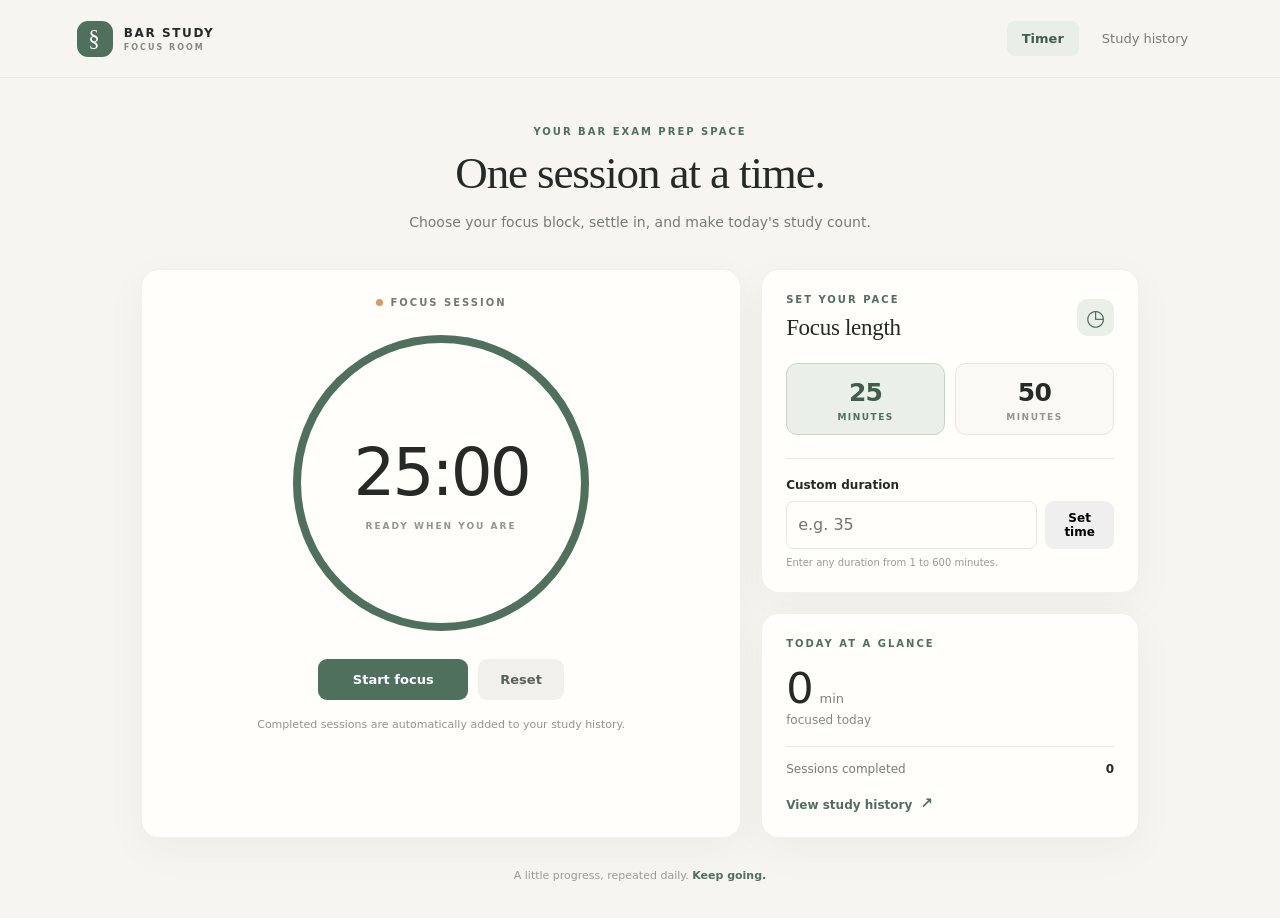
<file: index.html>
<!DOCTYPE html>
<html lang="en">
<head>
  <meta charset="UTF-8">
  <meta name="viewport" content="width=device-width, initial-scale=1">
  <meta name="theme-color" content="#f7f5f0">
  <title>Study Timer — Bar Prep</title>
  <link rel="stylesheet" href="style.css">
</head>
<body>
  <header class="topbar">
    <a class="brand" href="index.html"><span class="brand-mark">§</span><span>BAR STUDY<span class="brand-sub">FOCUS ROOM</span></span></a>
    <nav><a class="nav-link active" href="index.html">Timer</a><a class="nav-link" href="history.html">Study history</a></nav>
  </header>

  <main class="page">
    <section class="intro">
      <p class="eyebrow">YOUR BAR EXAM PREP SPACE</p>
      <h1>One session at a time.</h1>
      <p class="subtitle">Choose your focus block, settle in, and make today's study count.</p>
    </section>

    <section class="timer-layout">
      <div class="timer-panel panel">
        <div class="mode-label"><span class="status-dot"></span><span id="modeLabel">FOCUS SESSION</span></div>
        <div class="timer-wrap" id="timerWrap" aria-label="Study countdown timer">
          <svg class="timer-ring" viewBox="0 0 280 280" aria-hidden="true">
            <circle class="ring-track" cx="140" cy="140" r="126"></circle>
            <circle class="ring-progress" id="ringProgress" cx="140" cy="140" r="126"></circle>
          </svg>
          <div class="timer-center">
            <div class="timer-time" id="timeDisplay">25:00</div>
            <div class="timer-caption" id="timerCaption">READY WHEN YOU ARE</div>
          </div>
        </div>

        <div class="timer-controls">
          <button class="button button-primary" id="startPauseBtn">Start focus</button>
          <button class="button button-secondary" id="resetBtn">Reset</button>
        </div>
        <p class="timer-note" id="timerNote">Completed sessions are automatically added to your study history.</p>
      </div>

      <aside class="side-panel">
        <div class="panel preset-panel">
          <div class="section-heading"><div><p class="eyebrow">SET YOUR PACE</p><h2>Focus length</h2></div><span class="heading-icon">◷</span></div>
          <div class="preset-buttons">
            <button class="preset selected" data-minutes="25"><span>25</span><small>MINUTES</small></button>
            <button class="preset" data-minutes="50"><span>50</span><small>MINUTES</small></button>
          </div>
          <form id="customForm" class="custom-form">
            <label for="customMinutes">Custom duration</label>
            <div class="custom-input-row">
              <input id="customMinutes" type="number" min="1" max="600" placeholder="e.g. 35" inputmode="numeric">
              <button class="button button-small" type="submit">Set time</button>
            </div>
            <p class="input-hint">Enter any duration from 1 to 600 minutes.</p>
          </form>
        </div>

        <div class="panel today-panel">
          <p class="eyebrow">TODAY AT A GLANCE</p>
          <div class="today-number"><span id="todayMinutes">0</span><small>min</small></div>
          <p class="today-label">focused today</p>
          <div class="mini-divider"></div>
          <div class="today-bottom"><span>Sessions completed</span><strong id="todaySessions">0</strong></div>
          <a class="text-link" href="history.html">View study history <span>↗</span></a>
        </div>
      </aside>
    </section>
    <footer class="footer-note">A little progress, repeated daily. <span>Keep going.</span></footer>
  </main>
  <script src="app.js"></script>
</body>
</html>
</file>
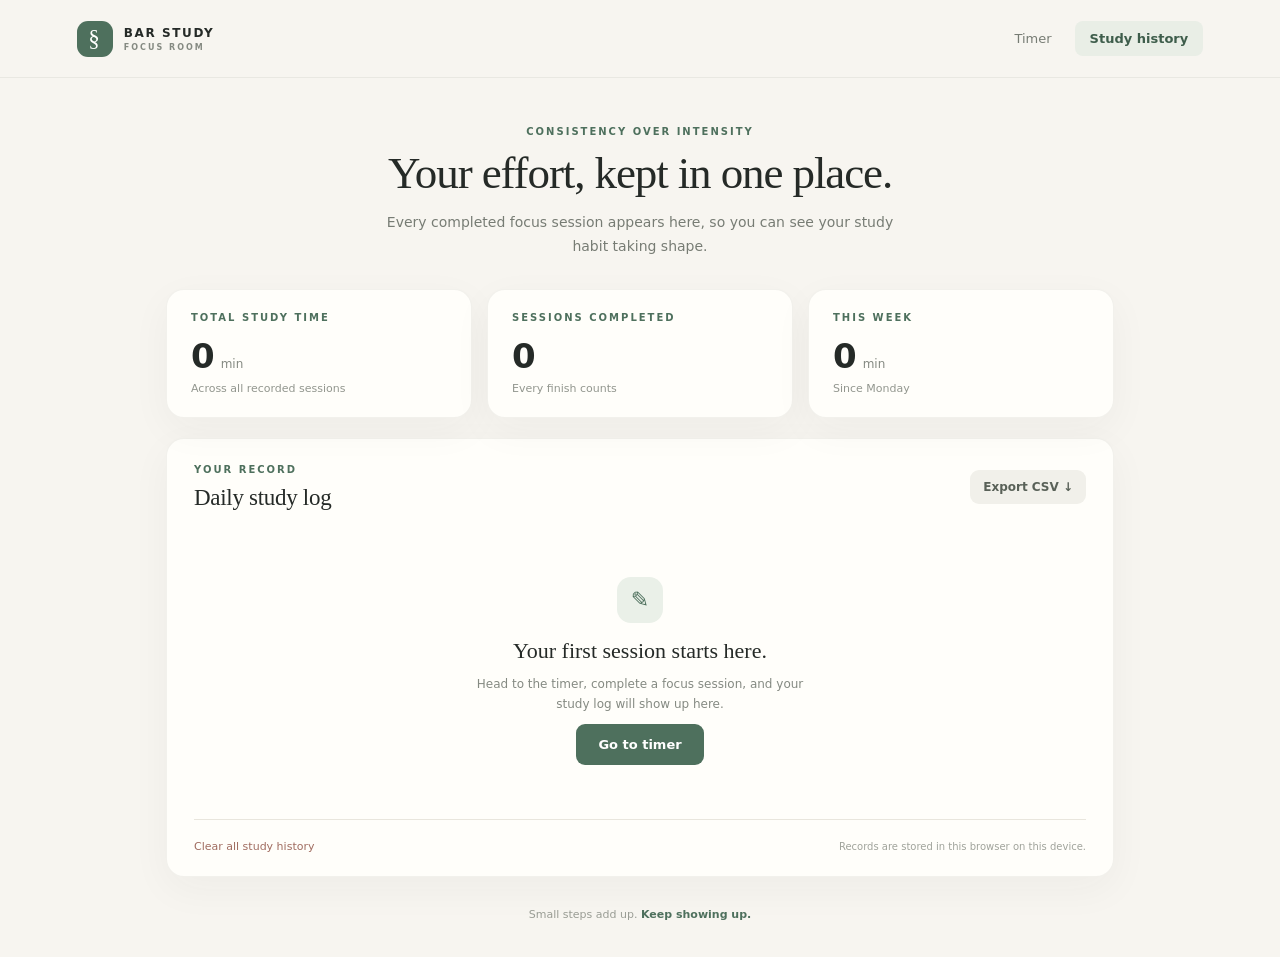
<file: history.html>
<!DOCTYPE html>
<html lang="en">
<head>
  <meta charset="UTF-8">
  <meta name="viewport" content="width=device-width, initial-scale=1">
  <meta name="theme-color" content="#f7f5f0">
  <title>Study History — Bar Prep</title>
  <link rel="stylesheet" href="style.css">
</head>
<body>
  <header class="topbar">
    <a class="brand" href="index.html"><span class="brand-mark">§</span><span>BAR STUDY<span class="brand-sub">FOCUS ROOM</span></span></a>
    <nav><a class="nav-link" href="index.html">Timer</a><a class="nav-link active" href="history.html">Study history</a></nav>
  </header>

  <main class="page history-page">
    <section class="intro history-intro">
      <p class="eyebrow">CONSISTENCY OVER INTENSITY</p>
      <h1>Your effort, kept in one place.</h1>
      <p class="subtitle">Every completed focus session appears here, so you can see your study habit taking shape.</p>
    </section>

    <section class="stats-grid">
      <article class="panel stat-card"><p class="eyebrow">TOTAL STUDY TIME</p><div class="stat-value"><span id="totalMinutes">0</span><small>min</small></div><p class="stat-foot">Across all recorded sessions</p></article>
      <article class="panel stat-card"><p class="eyebrow">SESSIONS COMPLETED</p><div class="stat-value" id="totalSessions">0</div><p class="stat-foot">Every finish counts</p></article>
      <article class="panel stat-card"><p class="eyebrow">THIS WEEK</p><div class="stat-value"><span id="weekMinutes">0</span><small>min</small></div><p class="stat-foot">Since Monday</p></article>
    </section>

    <section class="panel history-panel">
      <div class="history-heading"><div><p class="eyebrow">YOUR RECORD</p><h2>Daily study log</h2></div><button class="button button-secondary button-small" id="exportBtn">Export CSV ↓</button></div>
      <div id="dailyList" class="daily-list"></div>
      <div id="emptyState" class="empty-state" hidden><div class="empty-icon">✎</div><h3>Your first session starts here.</h3><p>Head to the timer, complete a focus session, and your study log will show up here.</p><a class="button button-primary" href="index.html">Go to timer</a></div>
      <div class="history-actions"><button class="quiet-button" id="clearBtn">Clear all study history</button><p>Records are stored in this browser on this device.</p></div>
    </section>
    <footer class="footer-note">Small steps add up. <span>Keep showing up.</span></footer>
  </main>
  <script src="history.js"></script>
</body>
</html>
</file>
<file: style.css>
:root {
  --paper: #f7f5f0;
  --panel: #fffefa;
  --ink: #252a27;
  --muted: #858a82;
  --line: #e9e6dd;
  --green: #4e705d;
  --green-dark: #3e5d4b;
  --green-pale: #eaf0e8;
  --orange: #d89a62;
  --shadow: 0 12px 40px rgba(42, 49, 42, .045);
}
* { box-sizing: border-box; }
body { margin: 0; background: var(--paper); color: var(--ink); font-family: Inter, ui-sans-serif, system-ui, -apple-system, BlinkMacSystemFont, "Segoe UI", sans-serif; }
a { color: inherit; text-decoration: none; }
button, input { font: inherit; }
button { cursor: pointer; }
.topbar { height: 78px; padding: 0 max(6vw, 24px); display: flex; justify-content: space-between; align-items: center; border-bottom: 1px solid rgba(70,80,70,.08); }
.brand { display: flex; align-items: center; gap: 11px; font-weight: 800; font-size: 12px; letter-spacing: 1.6px; }
.brand-mark { width: 36px; height: 36px; display: grid; place-items: center; border-radius: 11px; color: white; background: var(--green); font-family: Georgia, serif; font-size: 23px; font-weight: 400; }
.brand-sub { display: block; margin-top: 3px; font-size: 8px; color: var(--muted); letter-spacing: 2px; font-weight: 700; }
.topbar nav { display: flex; gap: 8px; }
.nav-link { padding: 10px 15px; border-radius: 8px; font-size: 13px; color: #777c74; }
.nav-link.active { background: #e9eee6; color: var(--green-dark); font-weight: 700; }
.page { max-width: 1050px; margin: 0 auto; padding: 48px 26px 24px; }
.intro { text-align: center; margin-bottom: 34px; }
.eyebrow { margin: 0 0 10px; color: var(--green); font-size: 10px; letter-spacing: 2px; font-weight: 800; }
h1 { margin: 0; font-family: Georgia, "Times New Roman", serif; font-weight: 400; letter-spacing: -1.1px; font-size: clamp(32px, 4vw, 45px); }
.subtitle { max-width: 510px; margin: 12px auto 0; line-height: 1.7; font-size: 14px; color: #777c74; }
.timer-layout { display: grid; grid-template-columns: minmax(0, 1.35fr) minmax(280px, .85fr); gap: 20px; align-items: stretch; }
.panel { background: var(--panel); border: 1px solid rgba(68,78,66,.07); border-radius: 18px; box-shadow: var(--shadow); }
.timer-panel { padding: 27px 28px 25px; text-align: center; display: flex; flex-direction: column; align-items: center; }
.mode-label { display: flex; gap: 8px; align-items: center; font-size: 10px; letter-spacing: 2px; font-weight: 800; color: #727a70; }
.status-dot { width: 7px; height: 7px; border-radius: 50%; background: var(--orange); }
.timer-wrap { position: relative; width: min(100%, 320px); aspect-ratio: 1; margin: 15px auto 16px; display: grid; place-items: center; }
.timer-ring { position: absolute; inset: 0; width: 100%; height: 100%; transform: rotate(-90deg); overflow: visible; }
.timer-ring circle { fill: none; stroke-width: 7; }
.ring-track { stroke: #eeeae1; }
.ring-progress { stroke: var(--green); stroke-linecap: round; transition: stroke-dashoffset .35s linear; }
.timer-center { position: relative; display: flex; flex-direction: column; align-items: center; gap: 10px; }
.timer-time { font-size: clamp(49px, 6vw, 66px); font-weight: 500; letter-spacing: -3px; font-variant-numeric: tabular-nums; }
.timer-caption { font-size: 9px; letter-spacing: 2px; color: #92968e; font-weight: 800; }
.timer-controls { display: flex; justify-content: center; gap: 10px; width: 100%; }
.button { border: 0; border-radius: 9px; padding: 13px 22px; font-weight: 700; font-size: 13px; transition: transform .15s ease, background .15s ease; }
.button:active { transform: translateY(1px); }
.button-primary { background: var(--green); color: white; min-width: 150px; }
.button-primary:hover { background: var(--green-dark); }
.button-secondary { color: #596158; background: #f1f0ea; }
.button-secondary:hover { background: #e8e7df; }
.button-small { padding: 10px 13px; min-width: auto; font-size: 12px; }
.timer-note { margin: 17px 0 0; color: #92968e; font-size: 11px; line-height: 1.5; }
.side-panel { display: flex; flex-direction: column; gap: 20px; }
.preset-panel { padding: 24px; }
.section-heading, .history-heading { display: flex; justify-content: space-between; align-items: center; }
h2 { font-family: Georgia, serif; font-size: 23px; font-weight: 400; margin: 0; letter-spacing: -.3px; }
.heading-icon { color: var(--green); background: var(--green-pale); width: 37px; height: 37px; border-radius: 11px; display: grid; place-items: center; font-size: 22px; }
.preset-buttons { display: grid; grid-template-columns: 1fr 1fr; gap: 10px; margin: 22px 0 23px; }
.preset { background: #faf9f5; border: 1px solid var(--line); border-radius: 11px; padding: 14px 8px 12px; color: var(--ink); display: flex; flex-direction: column; gap: 5px; align-items: center; }
.preset span { font-size: 25px; font-weight: 600; letter-spacing: -.7px; }
.preset small { color: #92968e; font-size: 9px; font-weight: 800; letter-spacing: 1.5px; }
.preset.selected { background: var(--green-pale); border-color: #c7d6c7; color: var(--green-dark); }
.preset.selected small { color: var(--green); }
.custom-form { border-top: 1px solid var(--line); padding-top: 19px; }
.custom-form label { display: block; font-size: 12px; font-weight: 700; margin-bottom: 9px; }
.custom-input-row { display: flex; gap: 8px; }
.custom-input-row input { width: 100%; min-width: 0; border: 1px solid var(--line); border-radius: 8px; padding: 10px 11px; background: #fffefa; outline: none; color: var(--ink); }
.custom-input-row input:focus { border-color: #9bb29d; box-shadow: 0 0 0 3px #eaf0e8; }
.input-hint { color: #999c94; font-size: 10px; margin: 8px 0 0; }
.today-panel { padding: 24px; flex: 1; }
.today-number { display: flex; align-items: baseline; gap: 8px; margin-top: 14px; }
.today-number span { font-size: 43px; font-weight: 500; letter-spacing: -2px; }
.today-number small { color: #7d837a; font-size: 13px; }
.today-label { margin: 0; color: #858a82; font-size: 12px; }
.mini-divider { height: 1px; background: var(--line); margin: 19px 0 15px; }
.today-bottom { display: flex; justify-content: space-between; font-size: 12px; color: #777c74; }
.today-bottom strong { color: var(--ink); }
.text-link { display: inline-flex; gap: 8px; margin-top: 22px; font-size: 12px; color: var(--green); font-weight: 800; }
.text-link span { font-size: 15px; line-height: 10px; }
.footer-note { text-align: center; color: #999c94; font-size: 11px; padding: 31px 0 12px; }
.footer-note span { color: var(--green); font-weight: 700; }
.history-page { max-width: 1000px; }
.history-intro { margin-bottom: 30px; }
.stats-grid { display: grid; grid-template-columns: repeat(3, 1fr); gap: 15px; margin-bottom: 20px; }
.stat-card { padding: 22px 24px; }
.stat-value { display: flex; align-items: baseline; gap: 7px; font-size: 34px; letter-spacing: -1px; font-weight: 600; margin: 13px 0 6px; font-variant-numeric: tabular-nums; }
.stat-value small { font-size: 12px; color: #858a82; font-weight: 400; letter-spacing: 0; }
.stat-foot { color: #92968e; font-size: 11px; margin: 0; }
.history-panel { padding: 25px 27px 18px; }
.history-heading { margin-bottom: 20px; }
.daily-list { display: flex; flex-direction: column; gap: 10px; }
.day-row { display: grid; grid-template-columns: minmax(125px, 1fr) minmax(100px, 1.5fr) auto; gap: 20px; align-items: center; padding: 15px 16px; border: 1px solid #efede6; border-radius: 11px; background: #fffefa; }
.day-date { font-size: 13px; font-weight: 750; }
.day-date small { display: block; margin-top: 4px; color: #999c94; font-size: 10px; font-weight: 500; }
.day-bar-wrap { height: 6px; background: #efeee8; border-radius: 99px; overflow: hidden; }
.day-bar { height: 100%; max-width: 100%; border-radius: inherit; background: #79947c; }
.day-meta { text-align: right; white-space: nowrap; }
.day-meta strong { font-size: 14px; }
.day-meta small { display: block; color: #92968e; font-size: 10px; margin-top: 4px; }
.empty-state { text-align: center; padding: 46px 15px; }
.empty-icon { width: 46px; height: 46px; margin: 0 auto 15px; display: grid; place-items: center; background: var(--green-pale); color: var(--green); border-radius: 14px; font-size: 22px; }
.empty-state h3 { margin: 0; font-family: Georgia, serif; font-size: 22px; font-weight: 400; }
.empty-state p { max-width: 350px; margin: 10px auto 20px; color: #858a82; font-size: 12px; line-height: 1.7; }
.history-actions { display: flex; justify-content: space-between; align-items: center; gap: 15px; border-top: 1px solid var(--line); margin-top: 20px; padding-top: 15px; }
.history-actions p { margin: 0; color: #a0a39b; font-size: 10px; }
.quiet-button { background: none; border: 0; padding: 5px 0; color: #a06c60; font-size: 11px; }
.quiet-button:hover { color: #7c4539; text-decoration: underline; }
@media (max-width: 760px) {
  .topbar { height: 68px; padding: 0 17px; }
  .nav-link { padding: 9px 10px; font-size: 12px; }
  .page { padding: 34px 16px 20px; }
  .timer-layout { grid-template-columns: 1fr; }
  .timer-panel { padding: 23px 17px; }
  .timer-wrap { width: min(100%, 290px); }
  .side-panel { display: grid; grid-template-columns: 1fr; }
  .stats-grid { grid-template-columns: 1fr; gap: 10px; }
  .stat-card { padding: 18px 20px; }
  .stat-value { margin: 8px 0 4px; }
  .day-row { grid-template-columns: 1fr auto; gap: 10px; }
  .day-bar-wrap { grid-column: 1 / -1; grid-row: 2; }
  .day-meta { grid-column: 2; grid-row: 1; }
  .history-panel { padding: 20px 15px 15px; }
  .history-heading { align-items: flex-start; gap: 10px; }
  .history-actions { align-items: flex-start; flex-direction: column; }
}
</file>
